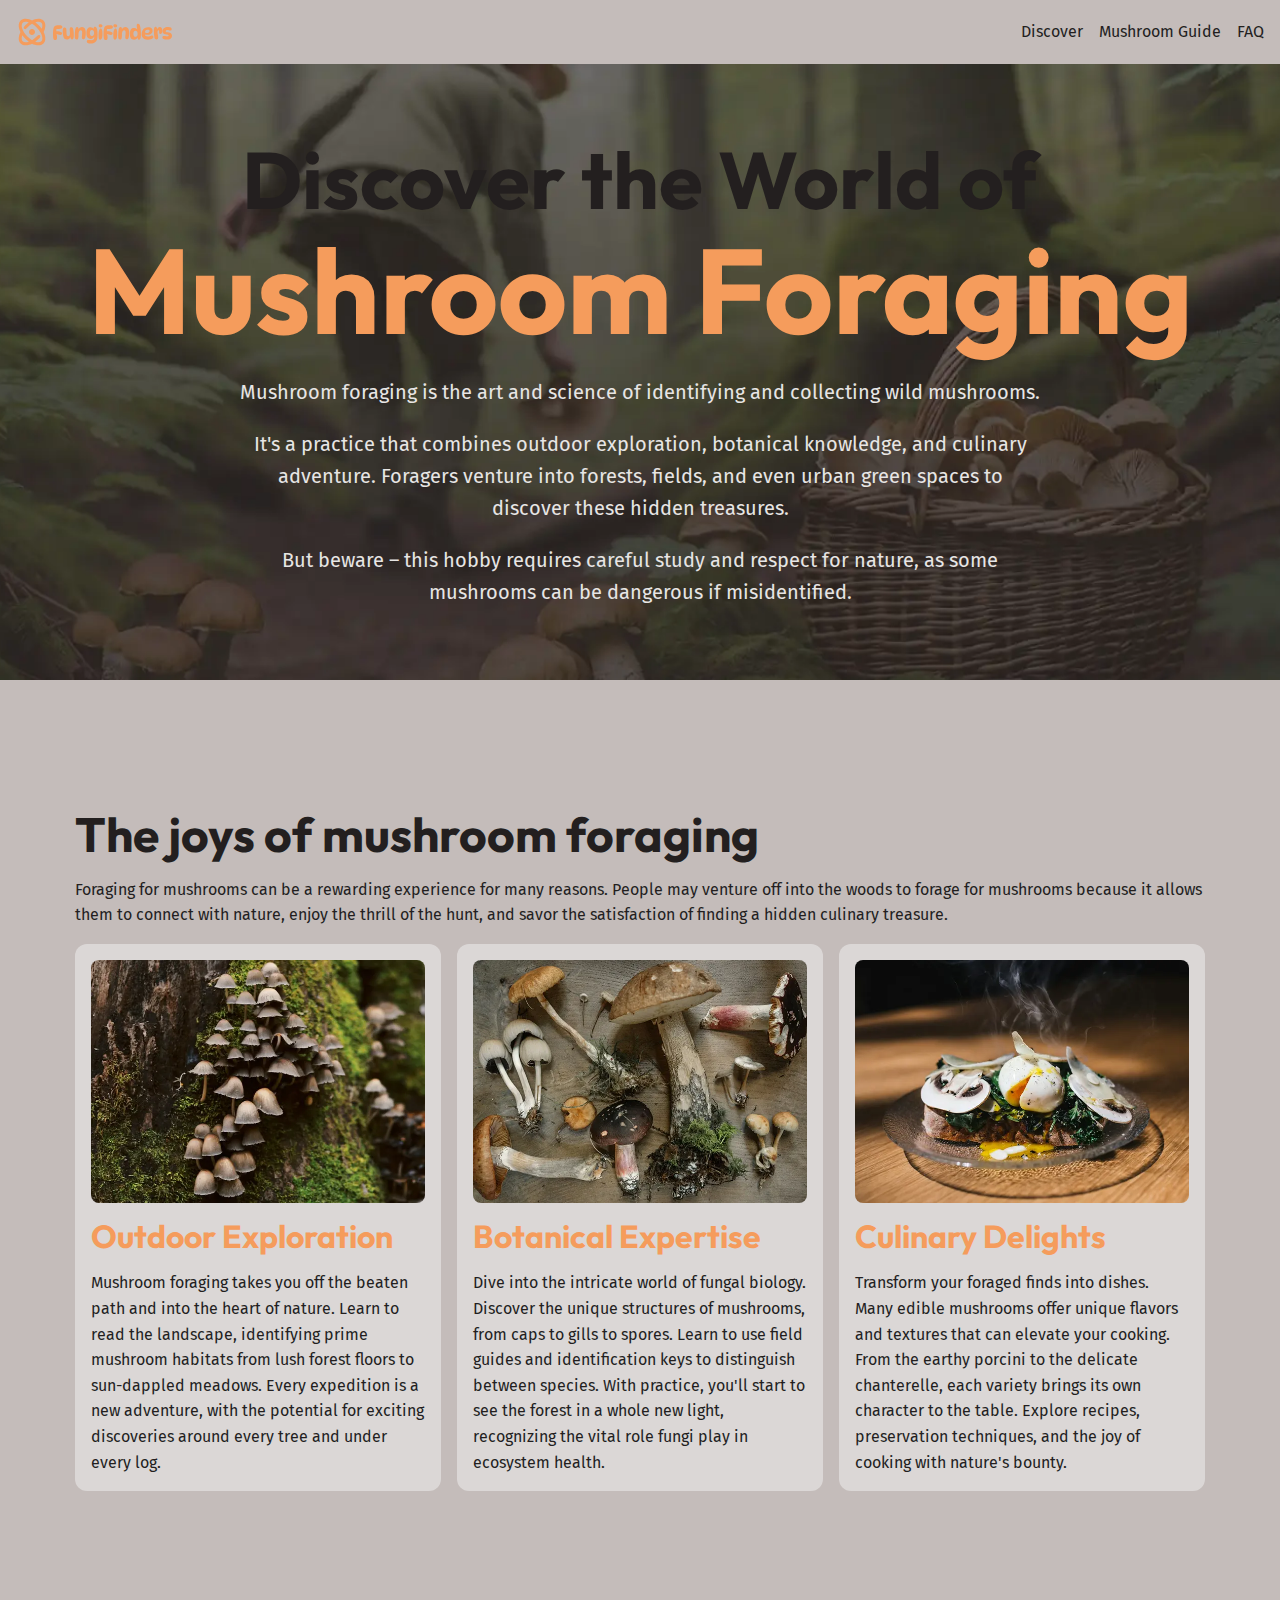
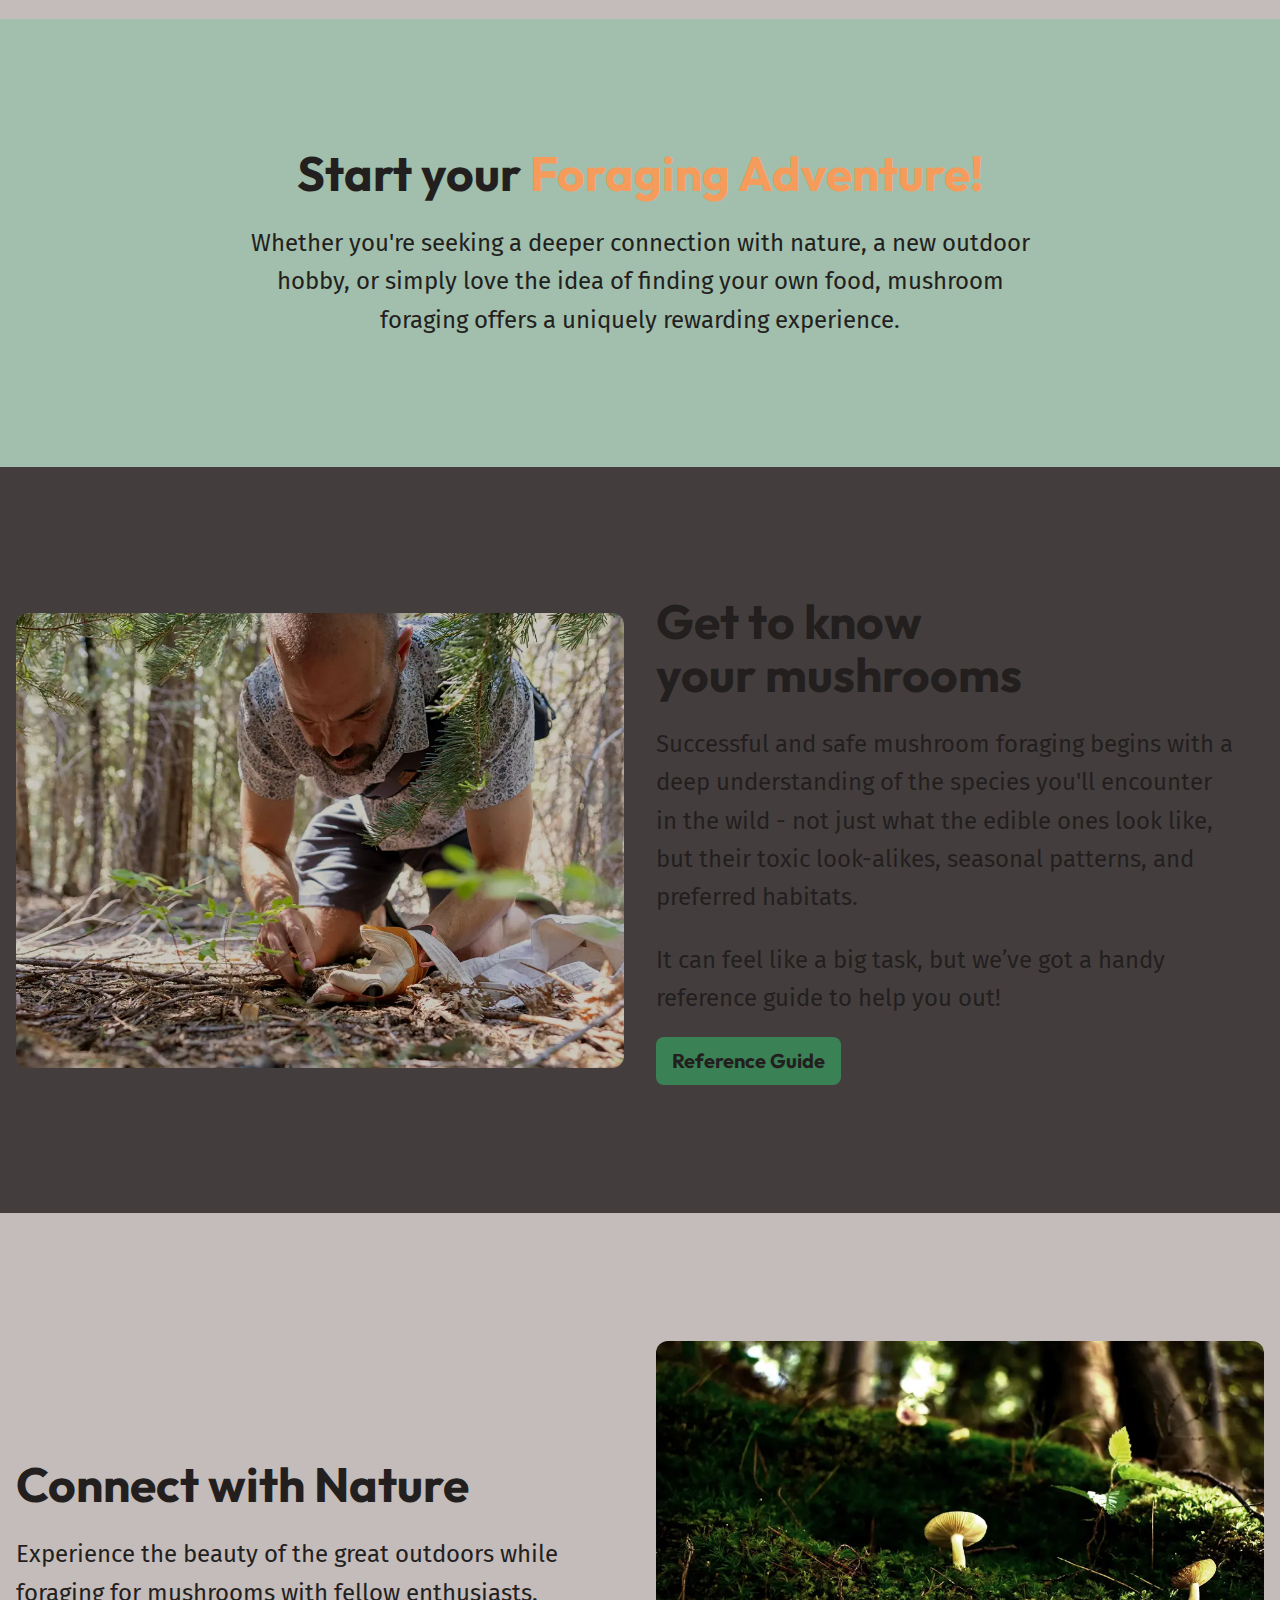
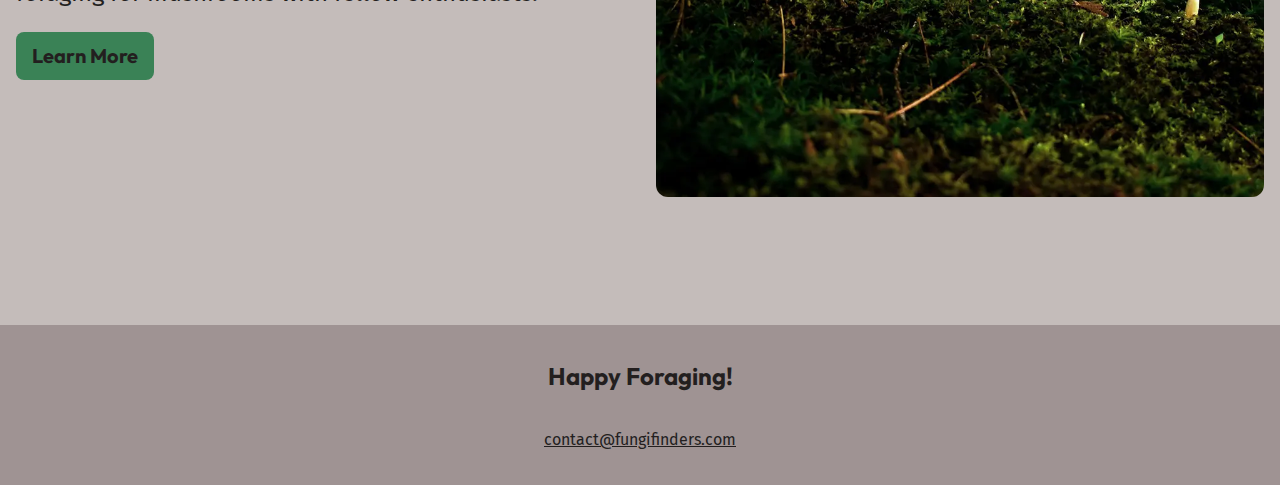
<file: index.html>
<!doctype html>
<html lang="en">
    <head>
        <meta charset="UTF-8">
        <meta name="viewport" content="width=device-width, initial-scale=1">
        <title>Fungi Finders</title>
        <link rel="stylesheet" href="style.css">
        <link rel="preconnect" href="https://fonts.googleapis.com" />
        <link rel="preconnect" href="https://fonts.gstatic.com" crossorigin />
        <link
                href="https://fonts.googleapis.com/css2?family=Fira+Sans:wght@400;700&family=Outfit:wght@100..900&display=swap"
                rel="stylesheet"
        />
        <script src="main.js" defer></script>
    </head>
    <body>
    <a class="skip-to-main" href="#main">Skip to main content</a>
        <header class="site-header">
            <div class="wrapper" data-width="wide">
                <div class="site-header__inner">
                    <img src="/assets/fungi-finders.svg" alt="Fungi Finders">
                    <button aria-controls="primary-nav" aria-expanded="false">
                        <span class="visually-hidden">Menu</span>
                        <img src="/assets/hamburger.svg" alt="">
                    </button>
                    <nav id="primary-nav" class="primary-navigation">
                        <ul>
                            <li><a href="/">Discover</a></li>
                            <li><a href="/mushroom-guide.html">Mushroom Guide</a></li>
                            <li><a href="/mushroom-guide.html#faq">FAQ</a></li>
                        </ul>
                    </nav>
                </div>
            </div>
        </header>
        <main>
            <section class="hero section flow text-center font-size-md" data-padding="compact">
                <div class="wrapper">
                    <h1 class="hero__title">Discover the World of <span>Mushroom Foraging</span></h1>
                </div>
                <div class="wrapper" data-width="narrow">
                    <div class="flow">
                        <p>Mushroom foraging is the art and science of identifying and collecting wild mushrooms. </p>
                        <p>It's a practice that combines outdoor exploration, botanical knowledge, and culinary adventure.
                            Foragers venture into forests, fields, and even urban green spaces to discover these hidden
                            treasures. </p>
                        <p>But beware – this hobby requires careful study and respect for nature, as some mushrooms can be
                            dangerous if misidentified.</p>
                    </div>

                </div>
            </section>
            <section class="section">
                <div class="wrapper flow">
                    <div class="flow">
                        <h2 class="section-title">The joys of mushroom foraging</h2>
                        <p>Foraging for mushrooms can be a rewarding experience for many reasons. People may venture off into
                            the woods to forage for mushrooms because it allows them to connect with nature, enjoy the thrill of
                            the hunt, and savor the satisfaction of finding a hidden culinary treasure.
                        </p>
                    </div>
                    <!-- three columns -->
                    <div class="equal-columns">
                        <div class="card">
                            <img src="/assets/outdoor-exploration.webp" alt="Tightly grouped brown mushrooms growing up a mossy tree trunk">
                            <h3 class="card__title">Outdoor Exploration</h3>
                            <p>Mushroom foraging takes you off the beaten path and into the heart of nature. Learn to read
                                the landscape, identifying prime mushroom habitats from lush forest floors to sun-dappled
                                meadows. Every expedition is a new adventure, with the potential for exciting discoveries
                                around every tree and under every log.
                            </p>
                        </div>
                        <div class="card">
                            <img src="/assets/botanical-expertise.webp" alt="Wild mushrooms on a table">
                            <h3 class="card__title">Botanical Expertise</h3>
                            <p>Dive into the intricate world of fungal biology. Discover the unique structures of mushrooms,
                                from caps to gills to spores. Learn to use field guides and identification keys to
                                distinguish between species. With practice, you'll start to see the forest in a whole new
                                light, recognizing the vital role fungi play in ecosystem health.
                            </p>
                        </div>
                        <div class="card">
                            <img src="/assets/culinary-delight.webp" alt="A plate of food with mushrooms on top">
                            <h3 class="card__title">Culinary Delights</h3>
                            <p>Transform your foraged finds into dishes. Many edible mushrooms offer unique
                                flavors and textures that can elevate your cooking. From the earthy porcini to the delicate
                                chanterelle, each variety brings its own character to the table. Explore recipes,
                                preservation techniques, and the joy of cooking with nature's bounty.
                            </p>
                        </div>
                    </div>
                </div>
            </section>
            <section class="section background-accent text-center">
                <div class="wrapper" data-width="narrow">
                    <div class="flow font-size-lg text-high-contrast">
                        <h2 class="section-title">Start your <span class="text-brand">Foraging Adventure!</span></h2>
                        <p>Whether you're seeking a deeper connection with nature, a new outdoor hobby, or simply love the idea
                            of finding your own food, mushroom foraging offers a uniquely rewarding experience.
                        </p>
                    </div>
                </div>
            </section>
            <section class="section background-extra-dark">
                <!-- two columns -->
                <div class="wrapper" data-width="wide">
                    <div class="equal-columns" data-gap="large" data-alignment="centered">
                        <div>
                            <img src="/assets/get-to-know.webp" alt="A man on his hands and knees harvesting a wild mushroom in the forest">
                        </div>
                        <div class="flow font-size-lg">
                            <h2 class="section-title">Get to know your mushrooms</h2>
                            <p>Successful and safe mushroom foraging begins with a deep understanding of the species you'll
                                encounter in the wild - not just what the edible ones look like, but their toxic
                                look-alikes, seasonal patterns, and preferred habitats.
                            </p>
                            <p>It can feel like a big task, but we’ve got a handy reference guide to help you out!</p>
                            <a class="button" href="#"><span class="visually-hidden">Learn more about wild mushrooms using our handy </span>Reference Guide</a>
                        </div>
                    </div>
                </div>
            </section>
            <section class="section">
                <!-- two columns -->
                <div class="wrapper" data-width="wide">
                    <div class="equal-columns" data-gap="large" data-alignment="centered">
                        <div class="flow font-size-lg">
                            <h2 class="section-title">Connect with Nature</h2>
                            <p>Experience the beauty of the great outdoors while foraging for mushrooms with fellow enthusiasts.</p>
                            <a class="button" href="#">Learn More <span class="visually-hidden">about the different types of mushrooms using our handy mushroom guide.</span></a>
                        </div>
                        <div>
                            <img src="/assets/nature.webp" alt="A small white mushroom growing on a mossy forest floor">
                        </div>
                    </div>
                </div>
            </section>
        </main>
        <footer class="site-footer">
            <p class="site-footer__title">Happy Foraging!</p>
            <a href="mailto:contact@fungifinders.com">contact@fungifinders.com</a>
        </footer>
    </body>
</html>
</file>
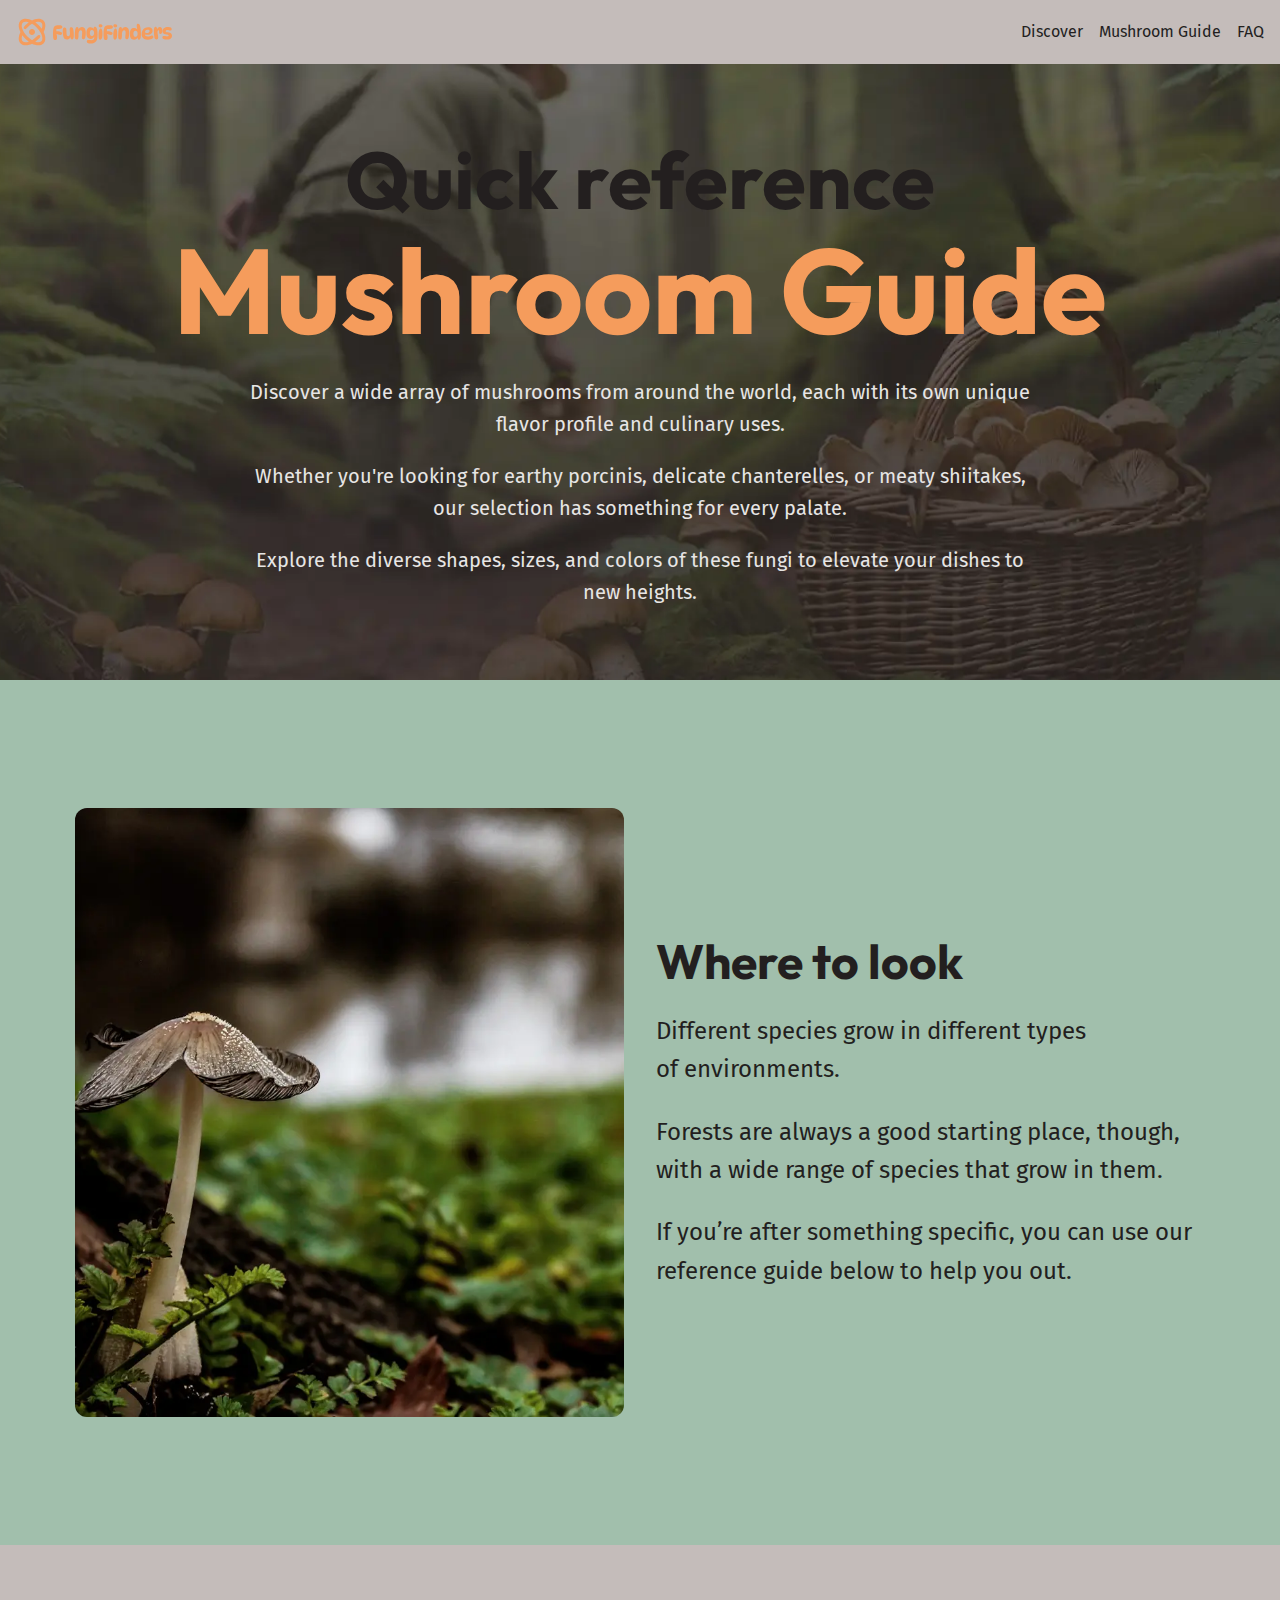
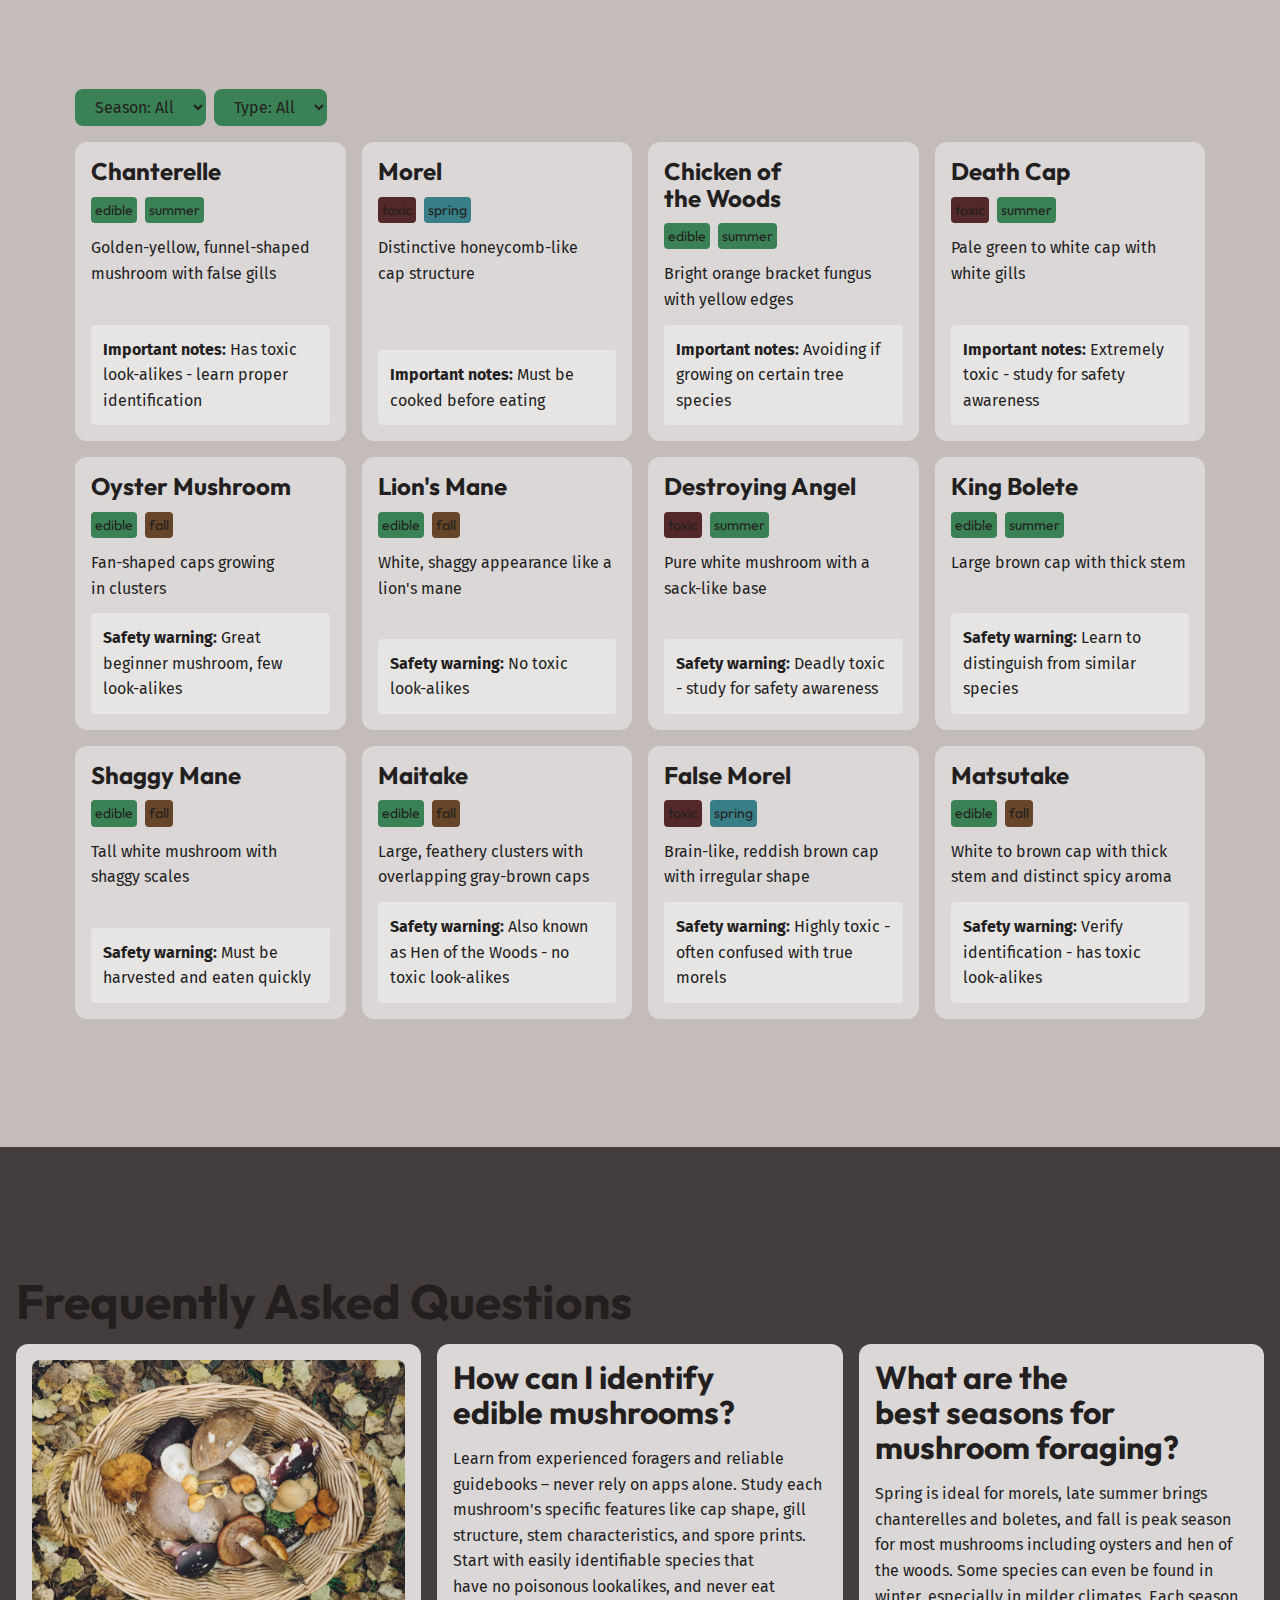
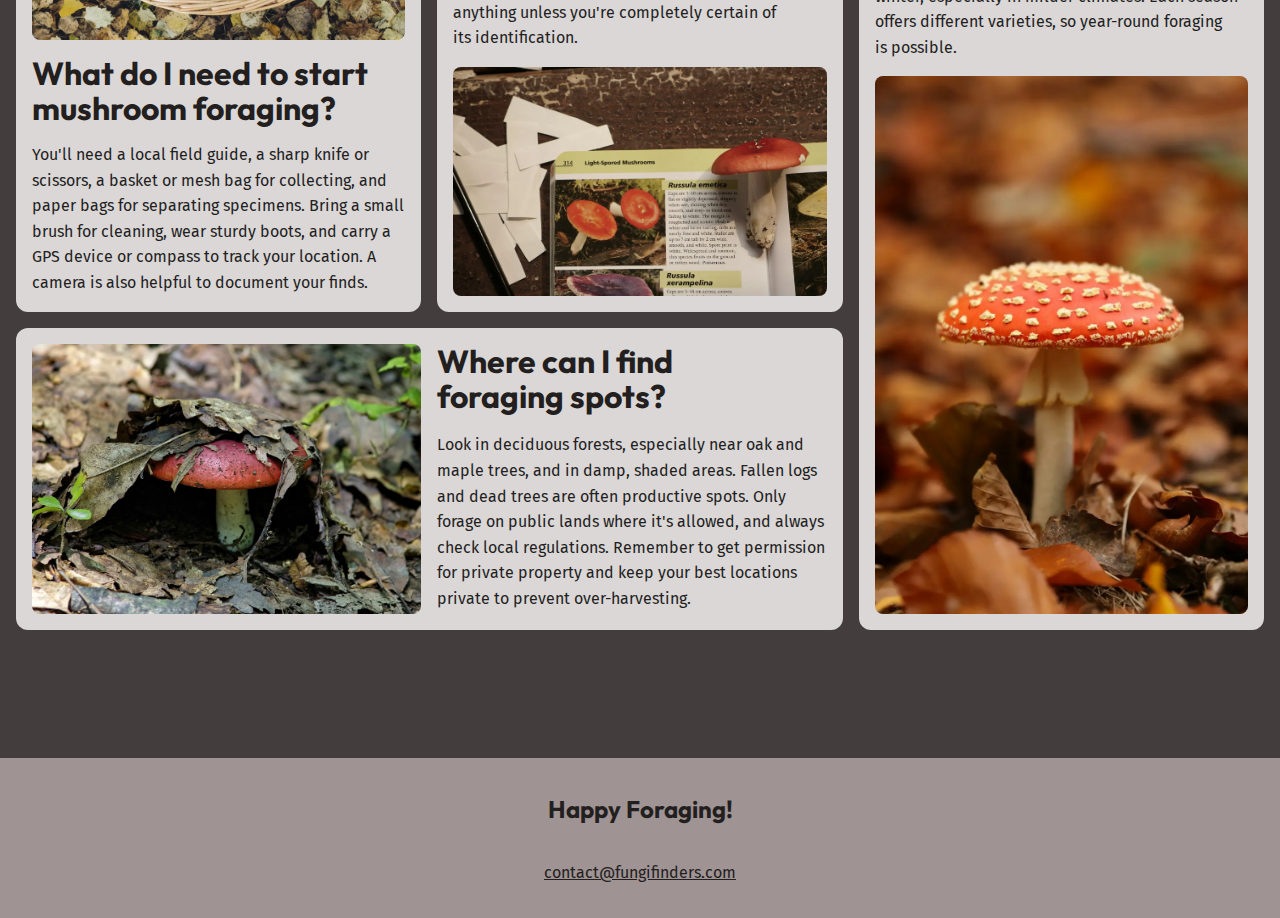
<file: mushroom-guide.html>
<!doctype html>
<html lang="en">
    <head>
        <meta charset="UTF-8">
        <meta name="viewport" content="width=device-width, initial-scale=1">
        <title>Fungi Finders</title>
        <link rel="stylesheet" type="text/css" href="style.css">
        <link rel="preconnect" href="https://fonts.googleapis.com" />
        <link rel="preconnect" href="https://fonts.gstatic.com" crossorigin />
        <link
                href="https://fonts.googleapis.com/css2?family=Fira+Sans:wght@400;700&family=Outfit:wght@100..900&display=swap"
                rel="stylesheet"
        />
        <script src="main.js" defer></script>
        <script src="mushroom-filter.js" defer></script>
    </head>
    <body>
    <a class="skip-to-main" href="#main">Skip to main content</a>
        <header class="site-header">
            <div class="wrapper" data-width="wide">
                <div class="site-header__inner">
                    <img src="/assets/fungi-finders.svg" alt="Fungi Finders">
                    <button aria-controls="primary-nav" aria-expanded="false">
                        <span class="visually-hidden">Menu</span>
                        <img src="/assets/hamburger.svg" alt="">
                    </button>
                    <nav id="primary-nav" class="primary-navigation">
                        <ul>
                            <li><a href="/">Discover</a></li>
                            <li><a href="/mushroom-guide.html">Mushroom Guide</a></li>
                            <li><a href="/mushroom-guide.html#faq">FAQ</a></li>
                        </ul>
                    </nav>
                </div>
            </div>
        </header>
        <main>
            <section class="hero section flow text-center font-size-md" data-padding="compact">
                <div class="wrapper">
                    <h1 class="hero__title">Quick reference <span>Mushroom Guide</span></h1>
                </div>
                <div class="wrapper" data-width="narrow">
                    <div class="flow">
                        <p>Discover a wide array of mushrooms from around the world, each with its own unique flavor
                            profile and culinary uses. </p>
                        <p>Whether you're looking for earthy porcinis, delicate chanterelles, or meaty shiitakes, our
                            selection has something for every palate. </p>
                        <p>Explore the diverse shapes, sizes, and colors of these fungi to elevate your dishes to new
                            heights.</p>
                    </div>
                </div>
            </section>
            <!--where to look -->
            <section class="section background-accent">
                <div class="wrapper">
                    <div class="equal-columns" data-alignment="centered" data-gap="large">
                        <div>
                            <img src="assets/where-to-look.webp" alt="A white mushroom with a large cap growing on the forest floor">
                        </div>
                        <div class="flow font-size-lg text-high-contrast">
                            <h2 class="section-title">Where to look</h2>
                            <p>Different species grow in different types of environments. </p>
                            <p>Forests are always a good starting place, though, with a wide range of species that grow in them. </p>
                            <p>If you’re after something specific, you can use our reference guide below to help you out.</p>
                        </div>
                    </div>
                </div>
            </section>
            <section class="section mushroom-guide">
                <div class="wrapper">
                    <div class="flow">
                        <h2 class="section-title"></h2>
                        <div class="flex-group">
                            <select name="season" id="season">
                                <option value="all">Season: All</option>
                                <option value="spring">Spring</option>
                                <option value="summer">Summer</option>
                                <option value="fall">Fall</option>
                            </select>
                            <select name="edible" id="edible">
                                <option value="all">Type: All</option>
                                <option value="edible">Edible</option>
                                <option value="toxic">Toxic</option>
                            </select>
                        </div>

                        <!-- grid of mushrooms -->
                        <div class="grid-auto-fill">
                            <div class="card">
                                <h3 class="card__title">Chanterelle</h3>
                                <ul class="tag-list" role="list" aria-label="Mushroom Characteristics">
                                    <li data-edible="edible">
                                        <span class="visually-hidden">
                                            This mushroom is
                                        </span>
                                        edible
                                    </li>
                                    <li data-season="summer">
                                        <span class="visually-hidden">
                                            Best season to harvest this mushroom is
                                        </span>
                                        summer
                                    </li>
                                </ul>
                                <p>
                                    Golden-yellow, funnel-shaped mushroom with false gills
                                </p>
                                <div class="card__note">
                                    <strong>Important notes: </strong>
                                    Has toxic look-alikes - learn proper identification
                                </div>
                            </div>
                            <div class="card">
                                <h3 class="card__title">Morel</h3>
                                <ul class="tag-list" role="list" aria-label="Mushroom Characteristics">
                                    <li data-edible="toxic">
                                        <span class="visually-hidden">
                                            This mushroom is
                                        </span>
                                        toxic
                                    </li>
                                    <li data-season="spring">
                                        <span class="visually-hidden">
                                            Best season to harvest this mushroom is
                                        </span>
                                        spring
                                    </li>
                                </ul>
                                <p>
                                    Distinctive honeycomb-like cap structure
                                </p>
                                <div class="card__note">
                                    <strong>Important notes: </strong>
                                    Must be cooked before eating
                                </div>
                            </div>
                            <div class="card">
                                <h3 class="card__title">Chicken of the Woods</h3>
                                <ul class="tag-list" role="list" aria-label="Mushroom Characteristics">
                                    <li data-edible="edible">
                                        <span class="visually-hidden">
                                            This mushroom is
                                        </span>
                                        edible
                                    </li>
                                    <li data-season="summer">
                                        <span class="visually-hidden">
                                            Best season to harvest this mushroom is
                                        </span>
                                        summer
                                    </li>
                                </ul>
                                <p>
                                    Bright orange bracket fungus with yellow edges
                                </p>
                                <div class="card__note">
                                    <strong>Important notes: </strong>
                                    Avoiding if growing on certain tree species
                                </div>
                            </div>
                            <div class="card">
                                <h3 class="card__title">Death Cap</h3>
                                <ul class="tag-list" role="list" aria-label="Mushroom Characteristics">
                                    <li data-edible="toxic">
                                        <span class="visually-hidden">
                                            This mushroom is
                                        </span>
                                        toxic
                                    </li>
                                    <li data-season="summer">
                                        <span class="visually-hidden">
                                            Best season to harvest this mushroom is
                                        </span>
                                        summer
                                    </li>
                                </ul>
                                <p>
                                    Pale green to white cap with white gills
                                </p>
                                <div class="card__note">
                                    <strong>Important notes: </strong>
                                    Extremely toxic - study for safety awareness
                                </div>
                            </div>
                            <div class="card">
                                <h3 class="card__title">Oyster Mushroom</h3>
                                <ul class="tag-list" role="list" aria-label="Mushroom Characteristics">
                                    <li data-edible="edible">
                                        <span class="visually-hidden">
                                            This mushroom is
                                        </span>
                                        edible
                                    </li>
                                    <li data-season="fall">
                                        <span class="visually-hidden">
                                            Best season to harvest this mushroom is
                                        </span>
                                        fall
                                    </li>
                                </ul>
                                <p>
                                    Fan-shaped caps growing in clusters
                                </p>
                                <div class="card__note">
                                    <strong>Safety warning: </strong>
                                    Great beginner mushroom, few look-alikes
                                </div>
                            </div>
                            <div class="card">
                                <h3 class="card__title">Lion's Mane</h3>
                                <ul class="tag-list" role="list" aria-label="Mushroom Characteristics">
                                    <li data-edible="edible">
                                        <span class="visually-hidden">
                                            This mushroom is
                                        </span>
                                        edible
                                    </li>
                                    <li data-season="fall">
                                        <span class="visually-hidden">
                                            Best season to harvest this mushroom is
                                        </span>
                                        fall
                                    </li>
                                </ul>
                                <p>
                                    White, shaggy appearance like a lion's mane
                                </p>
                                <div class="card__note">
                                    <strong>Safety warning: </strong>
                                    No toxic look-alikes
                                </div>
                            </div>
                            <div class="card">
                                <h3 class="card__title">Destroying Angel</h3>
                                <ul class="tag-list" role="list" aria-label="Mushroom Characteristics">
                                    <li data-edible="toxic">
                                        <span class="visually-hidden">
                                            This mushroom is
                                        </span>
                                        toxic
                                    </li>
                                    <li data-season="summer">
                                        <span class="visually-hidden">
                                            Best season to harvest this mushroom is
                                        </span>
                                        summer
                                    </li>
                                </ul>
                                <p>
                                    Pure white mushroom with a sack-like base
                                </p>
                                <div class="card__note">
                                    <strong>Safety warning: </strong>
                                    Deadly toxic - study for safety awareness
                                </div>
                            </div>
                            <div class="card">
                                <h3 class="card__title">King Bolete</h3>
                                <ul class="tag-list" role="list" aria-label="Mushroom Characteristics">
                                    <li data-edible="edible">
                                        <span class="visually-hidden">
                                            This mushroom is
                                        </span>
                                        edible
                                    </li>
                                    <li data-season="summer">
                                        <span class="visually-hidden">
                                            Best season to harvest this mushroom is
                                        </span>
                                        summer
                                    </li>
                                </ul>
                                <p>
                                    Large brown cap with thick stem
                                </p>
                                <div class="card__note">
                                    <strong>Safety warning: </strong>
                                    Learn to distinguish from similar species
                                </div>
                            </div>
                            <div class="card">
                                <h3 class="card__title">Shaggy Mane</h3>
                                <ul class="tag-list" role="list" aria-label="Mushroom Characteristics">
                                    <li data-edible="edible">
                                        <span class="visually-hidden">
                                            This mushroom is
                                        </span>
                                        edible
                                    </li>
                                    <li data-season="fall">
                                        <span class="visually-hidden">
                                            Best season to harvest this mushroom is
                                        </span>
                                        fall
                                    </li>
                                </ul>
                                <p>
                                    Tall white mushroom with shaggy scales
                                </p>
                                <div class="card__note">
                                    <strong>Safety warning: </strong>
                                    Must be harvested and eaten quickly
                                </div>
                            </div>
                            <div class="card">
                                <h3 class="card__title">Maitake</h3>
                                <ul class="tag-list" role="list" aria-label="Mushroom Characteristics">
                                    <li data-edible="edible">
                                        <span class="visually-hidden">
                                            This mushroom is
                                        </span>
                                        edible
                                    </li>
                                    <li data-season="fall">
                                        <span class="visually-hidden">
                                            Best season to harvest this mushroom is
                                        </span>
                                        fall
                                    </li>
                                </ul>
                                <p>
                                    Large, feathery clusters with overlapping gray-brown caps
                                </p>
                                <div class="card__note">
                                    <strong>Safety warning: </strong>
                                    Also known as Hen of the Woods - no toxic look-alikes
                                </div>
                            </div>
                            <div class="card">
                                <h3 class="card__title">False Morel</h3>
                                <ul class="tag-list" role="list" aria-label="Mushroom Characteristics">
                                    <li data-edible="toxic">
                                        <span class="visually-hidden">
                                            This mushroom is
                                        </span>
                                        toxic
                                    </li>
                                    <li data-season="spring">
                                        <span class="visually-hidden">
                                            Best season to harvest this mushroom is
                                        </span>
                                        spring
                                    </li>
                                </ul>
                                <p>
                                    Brain-like, reddish brown cap with irregular shape
                                </p>
                                <div class="card__note">
                                    <strong>Safety warning: </strong>
                                    Highly toxic - often confused with true morels
                                </div>
                            </div>
                            <div class="card">
                                <h3 class="card__title">Matsutake</h3>
                                <ul class="tag-list" role="list" aria-label="Mushroom Characteristics">
                                    <li data-edible="edible">
                                        <span class="visually-hidden">
                                            This mushroom is
                                        </span>
                                        edible
                                    </li>
                                    <li data-season="fall">
                                        <span class="visually-hidden">
                                            Best season to harvest this mushroom is
                                        </span>
                                        fall
                                    </li>
                                </ul>
                                <p>
                                    White to brown cap with thick stem and distinct spicy aroma
                                </p>
                                <div class="card__note">
                                    <strong>Safety warning: </strong>
                                    Verify identification - has toxic look-alikes
                                </div>
                            </div>
                            <div class="no-matches" hidden>No matches for these filters</div>
                        </div>
                    </div>
                </div>
            </section>
            <!-- FAQ -->
            <section id="faq" class="background-extra-dark section">
                <div class="wrapper flow" data-width="wide">
                    <h2 class="section-title">Frequently Asked Questions</h2>
                    <div class="faq-bento">
                        <div class="card">
                            <img src="assets/start-foraging.webp" alt="a basket full of wild mushroom">
                            <h3 class="card__title">What do I need to start mushroom foraging?</h3>
                            <p>You'll need a local field guide, a sharp knife or scissors, a basket or mesh bag for
                                collecting, and paper bags for separating specimens. Bring a small brush for cleaning, wear
                                sturdy boots, and carry a GPS device or compass to track your location. A camera is also
                                helpful to document your finds.</p>
                        </div>
                        <div class="card">
                        <img src="assets/identify-mushrooms.webp" alt="A mushroom on top of a book, showing the information about that mushroom">
                            <h3 class="card__title">How can I identify edible mushrooms?</h3>
                        <p>Learn from experienced foragers and reliable guidebooks – never rely on apps alone. Study each
                            mushroom's specific features like cap shape, gill structure, stem characteristics, and spore
                            prints. Start with easily identifiable species that have no poisonous lookalikes, and never eat
                            anything unless you're completely certain of its identification.</p>
                        </div>
                        <div class="card">
                            <img src="assets/where-to-find.webp" alt="A mushroom with a red cap, poking out from a pile of leaves">
                            <h3 class="card__title">Where can I find foraging spots?</h3>
                            <p>Look in deciduous forests, especially near oak and maple trees, and in damp, shaded areas.
                                Fallen logs and dead trees are often productive spots. Only forage on public lands where
                                it's allowed, and always check local regulations. Remember to get permission for private
                                property and keep your best locations private to prevent over-harvesting.</p>
                        </div>
                        <div class="card">
                            <img src="assets/best-seasons.webp" alt="A red capped mushroom with white dots on it, growing out of a leafy forest floor">
                            <h3 class="card__title">What are the best seasons for mushroom foraging?</h3>
                            <p>Spring is ideal for morels, late summer brings chanterelles and boletes, and fall is peak
                                season for most mushrooms including oysters and hen of the woods. Some species can even be
                                found in winter, especially in milder climates. Each season offers different varieties, so
                                year-round foraging is possible.</p>
                        </div>
                    </div>
                </div>
            </section>
        </main>
        <footer class="site-footer">
            <p class="site-footer__title">Happy Foraging!</p>
            <a href="mailto:contact@fungifinders.com">contact@fungifinders.com</a>
        </footer>
    </body>
</html>
</file>
<file: style.css>
@view-transition {
    navigation: auto;
}

/*
::view-transition-group(root) {
    animation-duration: 3s;
}
*/

@layer reset {
    *,
    *::before,
    *::after {
        box-sizing: border-box;
    }

    /* https://kilianvalkhof.com/2022/css-html/your-css-reset-needs-text-size-adjust-probably/ */
    html {
        -moz-text-size-adjust: none;
        -webkit-text-size-adjust: none;
        text-size-adjust: none;
    }

    body,
    h1,
    h2,
    h3,
    h4,
    p,
    figure,
    blockquote,
    dl,
    dd {
        margin: 0;
    }

    /* https://www.scottohara.me/blog/2019/01/12/lists-and-safari.html */
    [role="list"] {
        list-style: none;
        margin: 0;
        padding: 0;
    }

    body {
        min-block-size: 100vh;
        line-height: 1.6;
    }

    h1,
    h2,
    h3,
    button,
    input,
    label {
        line-height: 1.1;
    }

    h1,
    h2,
    h3,
    h4 {
        text-wrap: balance;
    }

    p,
    li {
        text-wrap: pretty;
    }

    img,
    picture {
        max-inline-size: 100%;
        display: block;
    }

    input,
    button,
    textarea,
    select {
        font: inherit;
    }

    ul {
        margin: 0;
        padding: 0;
    }
}

@layer base {
    /*PRIMITVES*/
    :root {
        --clr-white: hsl(0, 0%, 100%);
        --clr-gray-100: hsl(0, 2%, 79%);
        --clr-brand-400: hsl(25, 88%, 75%);
        --clr-brand-500: hsl(25, 88%, 66%);
        --clr-green-300: hsl(143, 19%, 69%);
        --clr-green-400: hsl(143, 19%, 49%);
        --clr-green-500: hsl(143, 38%, 37%);
        --clr-green-600: hsl(145, 29%, 19%);

        --clr-brown-100: hsl(10, 5%, 90%);
        --clr-brown-200: hsl(9, 7%, 85%);
        --clr-brown-300: hsl(9, 8%, 75%);
        --clr-brown-400: hsl(0, 6%, 60%);

        --clr-brown-500: hsl(10, 5%, 25%);
        --clr-brown-600: hsl(9, 7%, 21%);
        --clr-brown-700: hsl(9, 8%, 16%);
        --clr-brown-800: hsl(0, 6%, 15%);
        --clr-brown-900: hsl(0, 6%, 13%);

        --clr-orange-500: hsl(28, 43%, 28%);
        --clr-red-500: hsl(359, 34%, 24%);
        --clr-teal-500: hsl(186, 42%, 37%);

        --ff-body: "Fira Sans", sans-serif;
        --ff-heading: "Outfit", sans-serif;

        --fs-300: 0.875rem;
        --fs-400: 1rem;
        --fs-500: 1.125rem;
        --fs-600: 1.25rem;
        --fs-700: 1.5rem;
        --fs-800: 2rem;
        --fs-900: 3.75rem;
        --fs-1000: 3.75rem;

        @media (width > 760px) {
            --fs-500: 1.25rem;
            --fs-600: 1.5rem;
            --fs-700: 2rem;
            --fs-800: 3rem;
            --fs-900: 5rem;
            --fs-1000: 7.5rem;
        }
    }

    /*CUSTOM PROPERTIES*/
    :root{
        --text-main: var(--clr-brown-800);
        --text-high-contrast: var(--clr-white);
        --text-brand: var(--clr-brand-500);
        --text-brand-light: var(--clr-brand-400);

        --background-accent-light: var(--clr-green-400);
        --background-accent-main: var(--clr-green-500);
        --background-accent-dark: var(--clr-green-600);

        --background-extra-light: var(--clr-brown-500);
        --background-light: var(--clr-brown-600);
        --background-main: var(--clr-brown-700);
        --background-dark: var(--clr-brown-800);
        --background-extra-dark: var(--clr-brown-900);

        --font-size-heading-sm: var(--fs-700);
        --font-size-heading-regular: var(--fs-800);
        --font-size-heading-lg: var(--fs-900);
        --font-size-heading-xl: var(--fs-1000);

        --font-size-sm: var(--fs-300);
        --font-size-regular: var(--fs-400);
        --font-size-md: var(--fs-500);
        --font-size-lg: var(--fs-600);

        --border-radius-1: 0.25rem;
        --border-radius-2: 0.5rem;
        --border-radius-3: 0.75rem;

        @media (prefers-color-scheme: light) {
            --text-main: var(--clr-brown-300);
            --text-high-contrast: var(--clr-brown-900);

            --background-accent-dark: var(--clr-green-300);
            --background-extra-light: var(--clr-brown-100);
            --background-light: var(--clr-brown-200);
            --background-main: var(--clr-brown-300);
            --background-dark: var(--clr-brown-400);
            --background-extra-dark: var(--clr-brown-500);
        }
    }

    html{
        font-family: var(--ff-body), sans-serif;
        line-height: 1.6;
        scroll-padding: 3rem;
    }

    @media(prefers-reduced-motion: no-preference) {
        html {
            scroll-behavior: smooth;
        }
    }

    body {
        font-size: var(--font-size-regular);
        color: var(--text-high-contrast);
        background-color: var(--background-main);
    }

    h1, h2, h3, h4 {
        font-family: var(--ff-heading), sans-serif;
        color: var(--text-high-contrast);
    }

    h1 {
        font-size: var(--font-size-heading-lg);
    }

    a {
        color: var(--text-high-contrast);
    }

    a:hover, a:focus-visible {
        color: var(--text-brand-light);
    }

    img {
        border-radius: var(--border-radius-3);
    }
}

@layer layout {

    .flex-group {
        display: flex;
        flex-wrap: wrap;
        gap: 0.5rem;

    }
    .flow > * + * {
        margin-block-start: 1em;
    }

    .grid-flow {
        display: grid;
        gap: 1rem;

        align-content: start;
        justify-items: start;
    }

    .grid-auto-fill {
        --auto-fit-min-col-size: 250px;
        display: grid;
        gap: 1rem;
        grid-template-columns: repeat(auto-fill, minmax(min(var(--auto-fit-min-col-size), 100%), 1fr));
    }

    .equal-columns {
        display: grid;
        gap: var(--equal-columns-gap, 1rem);
        align-items: var(--equal-columns-vertical-alignment, stretch);

        @media (width > 760px) {
            grid-auto-flow: column;
            grid-auto-columns: 1fr;
        }

        &[data-gap="large"] {
            --equal-columns-gap: 2rem;
        }

        &[data-alignment="centered"] {
            --equal-columns-vertical-alignment: center;
        }
    }

    .section {
        --padding: 3.75rem;
        padding-block: var(--padding);

        @media (width > 760px) {
            --padding: 8rem;
            padding-block: var(--padding);

            &[data-padding="compact"] {
                --padding: 4.5rem;
                padding-block: var(--padding);
            }
        }
    }
    .wrapper {
        --wrapper-max-width: 1130px;
        max-width: var(--wrapper-max-width);
        margin-inline: auto;
        padding-inline: 1rem;
        box-sizing: content-box;

        &[data-width="wide"] {
            --wrapper-max-width: 1330px;

            max-width: var(--wrapper-max-width);
        }

        &[data-width="narrow"] {
            --wrapper-max-width: 800px;
            max-width: var(--wrapper-max-width);
        }
    }
}

@layer components {
    .skip-to-main:not(:focus) {
        clip: rect(0 0 0 0);
        clip-path: inset(50%);
        height: 1px;
        overflow: hidden;
        position: absolute;
        white-space: nowrap;
        width: 1px;
        background: var(--background-accent-main);
        padding: 1rem;
        border-radius: var(--border-radius-2);
    }

    .skip-to-main {
        position: absolute;
        background: var(--background-accent-main);
        color: var(--text-high-contrast);
        padding: 1rem;
        border-radius: var(--border-radius-2);
    }

    .site-header {
        padding-block: 1rem;

        overflow-x: clip;
        position: relative;
    }

    .site-header__inner {
        display: flex;
        gap: .5rem 1rem;
        flex-wrap: wrap;
        justify-content: space-between;
        align-items: center;
    }

    [aria-controls="primary-nav"] {
        z-index: 100;
        cursor: pointer;
        background: transparent;
        border: 0;

        img {
            border-radius: 0;
        }
    }

    [aria-controls="primary-nav"] {
        display: none;
    }

    .primary-navigation {
        ul {
            display: flex;
            flex-wrap: wrap;
            gap: .5rem 1rem;
            list-style: none;
        }

        a {
            text-decoration: none;
        }

        @media (width < 760px) {
            display: none;
            opacity: 0;
            transition: opacity 1s, display 1s, translate 1s;
            transition-behavior: allow-discrete;
            translate: 0 -100%;

            position: absolute;
            z-index: 10;
            top: 0;
            right: 0;
            font-size: var(--font-size-lg);
            font-weight: 700;
            font-family: var(--ff-heading), sans-serif;
            background-color: var(--background-accent-main);
            padding: 2rem;
            border-radius: 0 0 0 var(--border-radius-3);

            ul {
                gap: 0;
                flex-direction: column;
            }

            li {
                --delay: 1s;
                translate: 50%;
                transition: translate 1s var(--delay), opacity 1s var(--delay);
            }

            li:nth-child(2) {
                --delay: 1.25s;
            }

            li:nth-child(3) {
                --delay: 1.5s;
            }

            li + li {
                margin-block-start: 1.5rem;
                padding-block-start: 1.5rem;
                border-top: 2px solid var(--background-accent-light);
            }
        }
    }

    @media (width < 760px) {
        [aria-controls="primary-nav"] {
            display: block;
        }

        [aria-expanded="true"] + .primary-navigation {
            display: block;
            opacity: 1;
            translate: 0 0;

            @starting-style {
                opacity: 0;
                translate: 0 -100%;
            }

            li {
                translate: 0 0;
                opacity: 1;

                @starting-style {
                    opacity: 0;
                    translate: 50% 0;
                }
            }
        }
    }

    .hero {
        text-align: center;
        font-size: var(--font-size-md);
        color: var(--clr-brown-100);
        background-image: url("assets/hero.webp");
        background-size: cover;
        background-position: center;
        /*
        animation: fade-out forwards;
        animation-timeline: view();
        animation-range-start: exit;
        */
    }


    /*
    .section {
        animation: fade-out;
        animation-timeline: view();
    }
    */

    .hero__title {
        font-size: var(--font-size-heading-lg);

        span {
            font-size: var(--font-size-heading-xl);
            color: var(--text-brand);
            display: block;
        }
    }

    .mushroom-guide {
        --card-title-font-size: var(--font-size-lg);
        --card-title-color: var(--text-high-contrast);
        --card-gap: 0.75rem;
    }

    .faq-bento{
        --card-title-color: var(--text-high-contrast);
        display: grid;
        gap: 1rem;
        grid-template-areas:
            "card-one"
            "card-two"
            "card-three"
            "card-four";

        @media (width > 600px) {
            grid-template-areas:
                "card-one card-two"
                "card-three card-four";
        }
        @media (width > 900px) {
            grid-template-columns: repeat(3, 1fr);
            grid-template-areas:
                "card-one card-two card-four"
                "card-three card-three card-four";
        }

        .card > img {
            height: 100%;
            object-fit: cover;
        }

        @media (width > 600px) {
            .card:nth-child(even) > img {
                order: 3;
            }
        }



        .card:nth-child(1) {
            grid-area: card-one;
        }

        .card:nth-child(2) {
            grid-area: card-two;
        }

        .card:nth-child(3) {
            grid-area: card-three;

            @media (width > 900px) {
                display: grid;
                grid-template-columns: 1fr 1fr;

                img {
                    grid-column: 1 / 2;
                    grid-row: 1 / 3;
                }
            }
        }

        .card:nth-child(4) {
            grid-area: card-four;
        }
    }

    .card {
        display: flex;
        flex-direction: column;
        gap: var(--card-gap, 1rem);
        padding: 1rem;
        background-color: var(--background-light);
        border-radius: var(--border-radius-3);

        img {
            border-radius: var(--border-radius-2);
        }
    }

    .card__title {
        font-size: var(--card-title-font-size, var(--font-size-heading-sm));
        color: var(--card-title-color, var(--text-brand));
    }

    .card__note {
        background-color: var(--background-extra-light);
        margin-block-start: auto;
        padding: 0.75rem;
        border-radius: var(--border-radius-1);
    }

    .tag-list {
        display: flex;
        gap: .5rem;
        flex-wrap: wrap;

        li {
            font-family: var(--ff-heading), sans-serif;
            color: var(--text-high-contrast);
            font-size: var(--font-size-sm);
            padding: 0.125rem 0.25rem;
            background-color: var(--tag-bg);
            border-radius: var(--border-radius-1);
        }

        [data-edible="edible"] {
            --tag-bg: var(--background-accent-main);
        }

        [data-edible="toxic"] {
            --tag-bg: var(--clr-red-500);
        }

        [data-season="summer"] {
            --tag-bg: var(--background-accent-main);
        }

        [data-season="spring"] {
            --tag-bg: var(--clr-teal-500);
        }

        [data-season="fall"] {
            --tag-bg: var(--clr-orange-500);
        }
    }


    .button {
        display: inline-flex;
        text-decoration: none;
        font-size: var(--font-size-md);
        cursor: pointer;
        padding: 0.5rem 1rem;
        background-color: var(--background-accent-main);
        font-family: var(--ff-heading), sans-serif;
        font-weight: 700;
        border-radius: var(--border-radius-2);
    }

    .button:hover,
    .button:focus-visible {
        color: var(--text-high-contrast);
        background-color: var(--background-accent-light);
    }

    select {
        padding: 0.5rem 1rem;
        background-color: var(--background-accent-main);
        border: 0;
        border-radius: var(--border-radius-2);
        color: var(--text-high-contrast);
    }

    .site-footer {
        text-align: center;
        background-color: var(--background-dark);
        padding-block: 2rem;
        display: grid;
        gap: 2rem;

        a {
            color: var(--text-high-contrast);
        }

        a:hover,
        a:focus-visible {
            color: var(--text-brand-light);
        }
    }

    .site-footer__title {
        font-size: var(--font-size-lg);
        font-family: var(--ff-heading), sans-serif;
        font-weight: 700;
    }
}

@layer utilities {
    [hidden] {
        display: none;
    }

    .resizing * {
        transition: none;
        animation-play-state: paused;
    }

    .visually-hidden {
        clip: rect(0 0 0 0);
        clip-path: inset(50%);
        height: 1px;
        overflow: hidden;
        position: absolute;
        white-space: nowrap;
        width: 1px;
    }

    .text-center {
        text-align: center;
    }

    .text-brand {
        color: var(--text-brand);
    }

    .text-high-contrast {
        color: var(--text-high-contrast);
    }

    .section-title {
        font-size: var(--font-size-heading-regular);
    }

    .background-main {
        background-color: var(--background-main);
    }

    .background-light {
        background-color: var(--background-light);
    }

    .background-extra-light {
        background-color: var(--background-extra-light);
    }

    .background-dark {
        background-color: var(--background-dark);
    }

    .background-extra-dark {
        background-color: var(--background-extra-dark);
    }

    .background-accent {
        background-color: var(--background-accent-dark);
    }

    .font-size-sm {
        font-size: var(--font-size-sm);
    }

    .font-size-regular {
        font-size: var(--font-size-regular);
    }

    .font-size-md {
        font-size: var(--font-size-md);
    }

    .font-size-lg {
        font-size: var(--font-size-lg);
    }
}

/*
@keyframes fade-out {
    from {
        opacity: 1;
    } to {
        opacity: 0;
    }
}
*/

/* É possível criar filtros apenas com CSS, aqui vai um seletor que poderia fazer isso:

.mushroom-guide:has(#season [value="spring"]:checked)
    .card:not(:has([data-season="spring"])) {
    display: none;
}

É possível mas não é recomendado.*/
</file>
